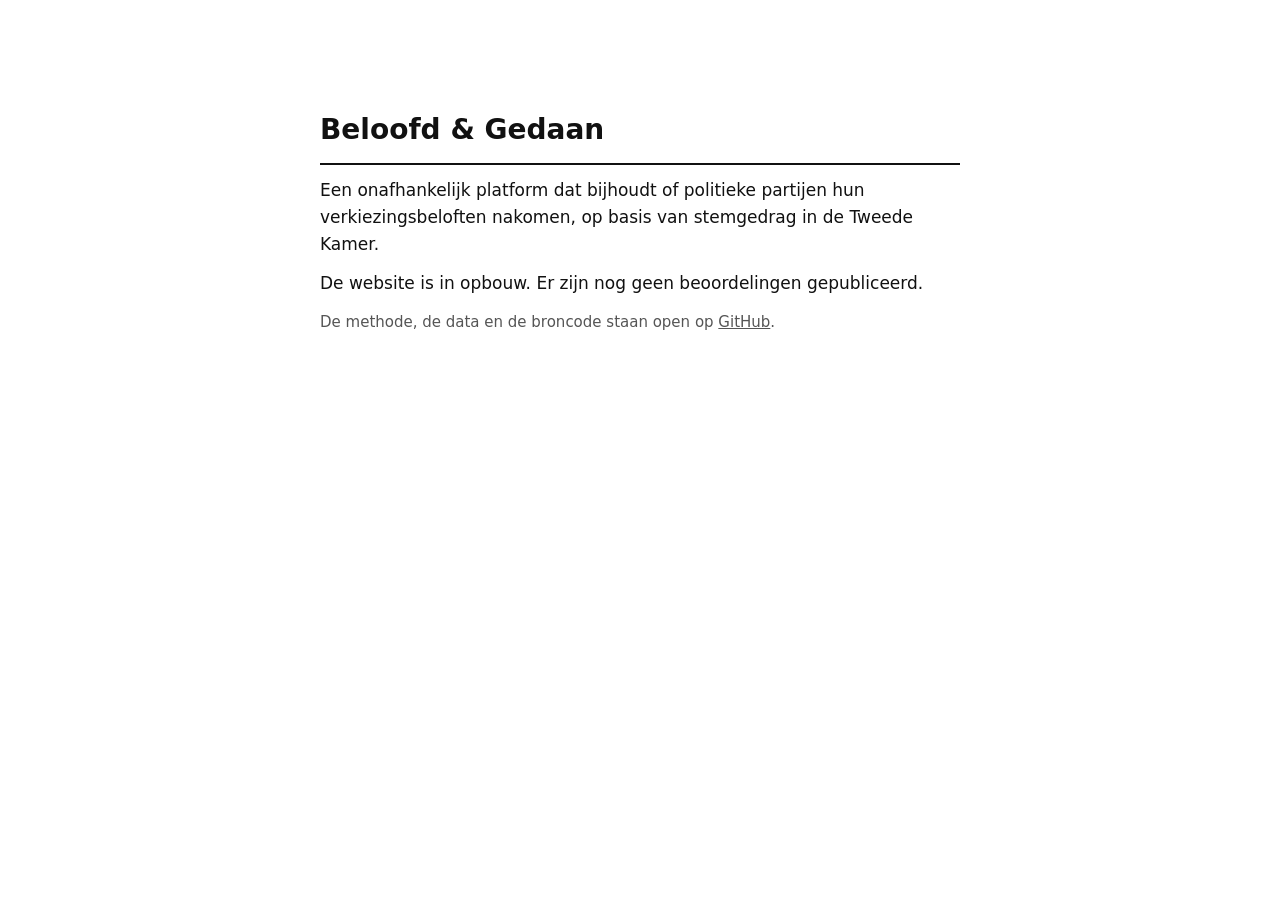
<file: index.html>
<!DOCTYPE html>
<html lang="nl">
<head>
<meta charset="utf-8">
<meta name="viewport" content="width=device-width, initial-scale=1">
<meta name="robots" content="noindex">
<title>Beloofd &amp; Gedaan</title>
<style>
  body { margin: 0; font: 17px/1.6 system-ui, -apple-system, "Segoe UI", sans-serif; color: #111; background: #fff; }
  main { max-width: 640px; margin: 12vh auto; padding: 0 24px; }
  h1 { font-size: 28px; margin: 0 0 8px; border-bottom: 2px solid #111; padding-bottom: 10px; }
  p { margin: 12px 0; }
  .muted { color: #555; font-size: 15px; }
  a { color: inherit; }
</style>
</head>
<body>
<main>
  <h1>Beloofd &amp; Gedaan</h1>
  <p>Een onafhankelijk platform dat bijhoudt of politieke partijen hun verkiezingsbeloften nakomen, op basis van stemgedrag in de Tweede Kamer.</p>
  <p>De website is in opbouw. Er zijn nog geen beoordelingen gepubliceerd.</p>
  <p class="muted">De methode, de data en de broncode staan open op <a href="https://github.com/Kiwis92/PoliTrack">GitHub</a>.</p>
</main>
</body>
</html>
</file>
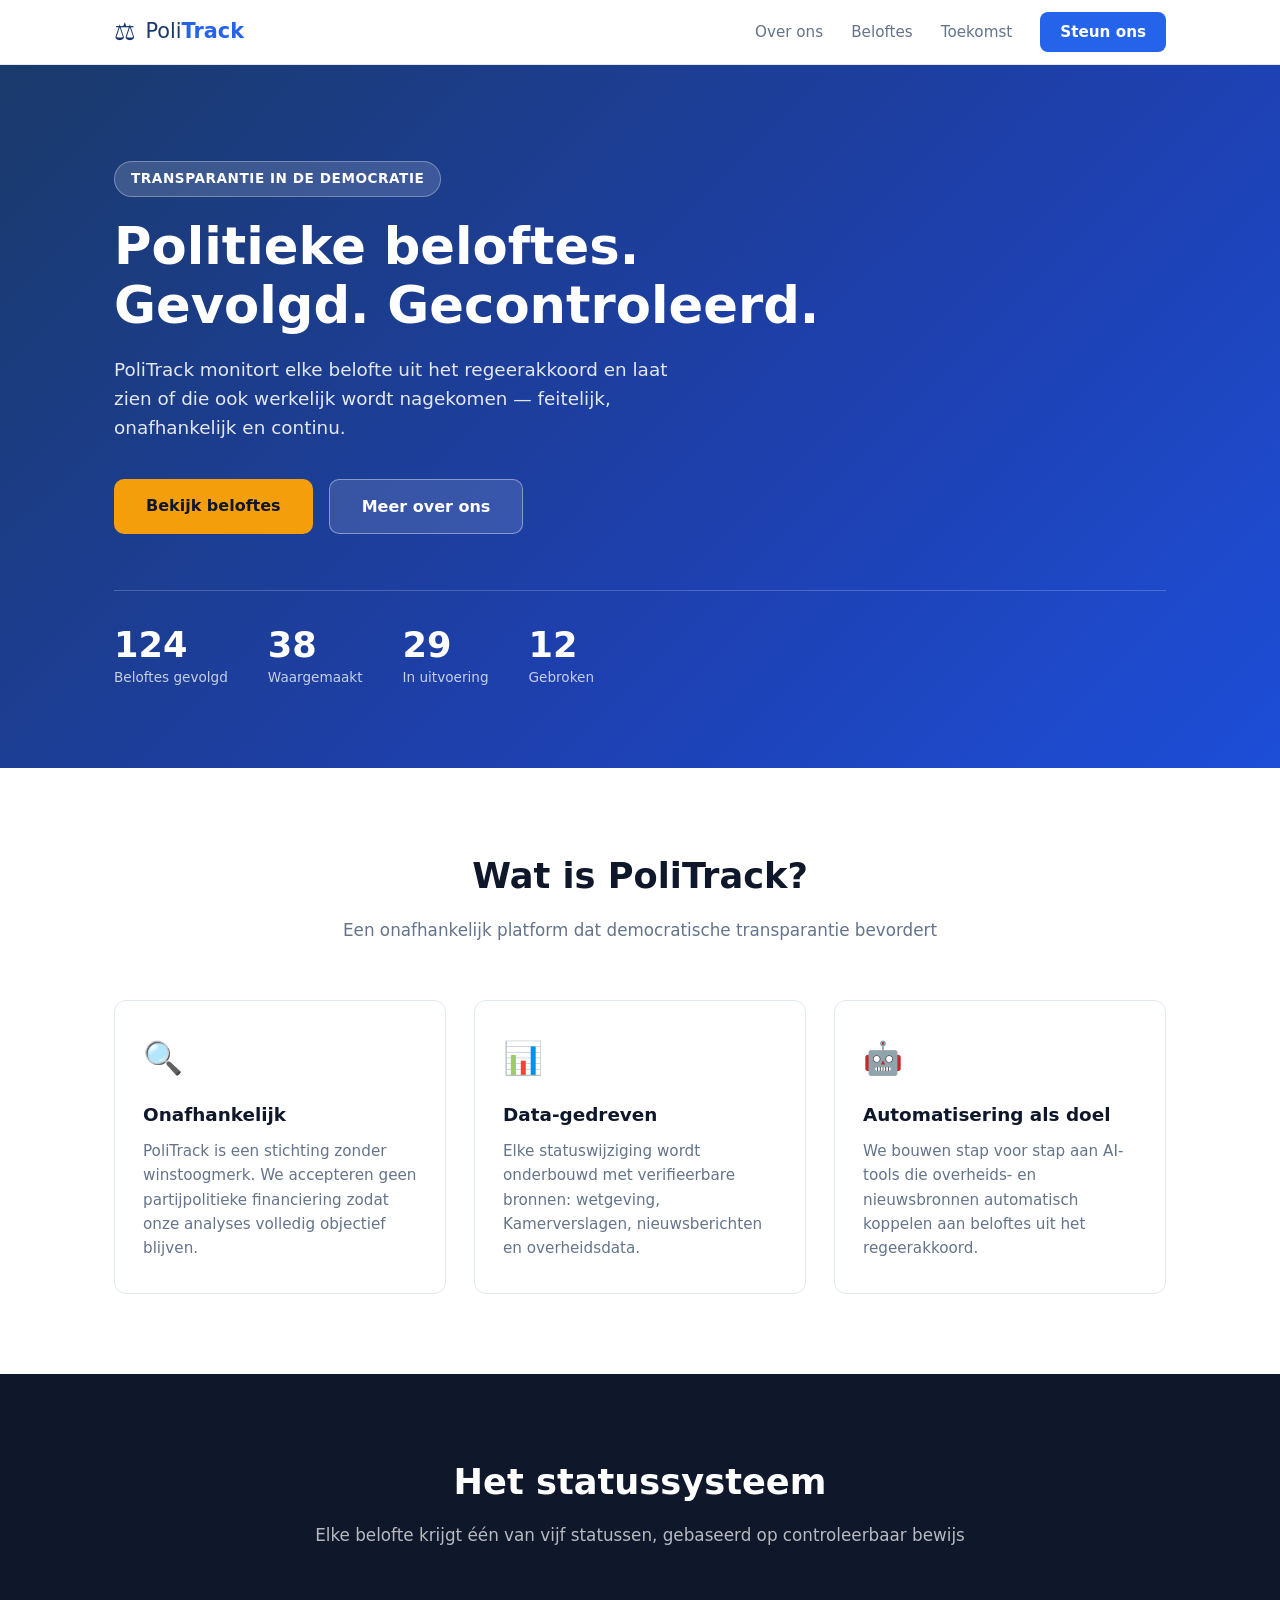
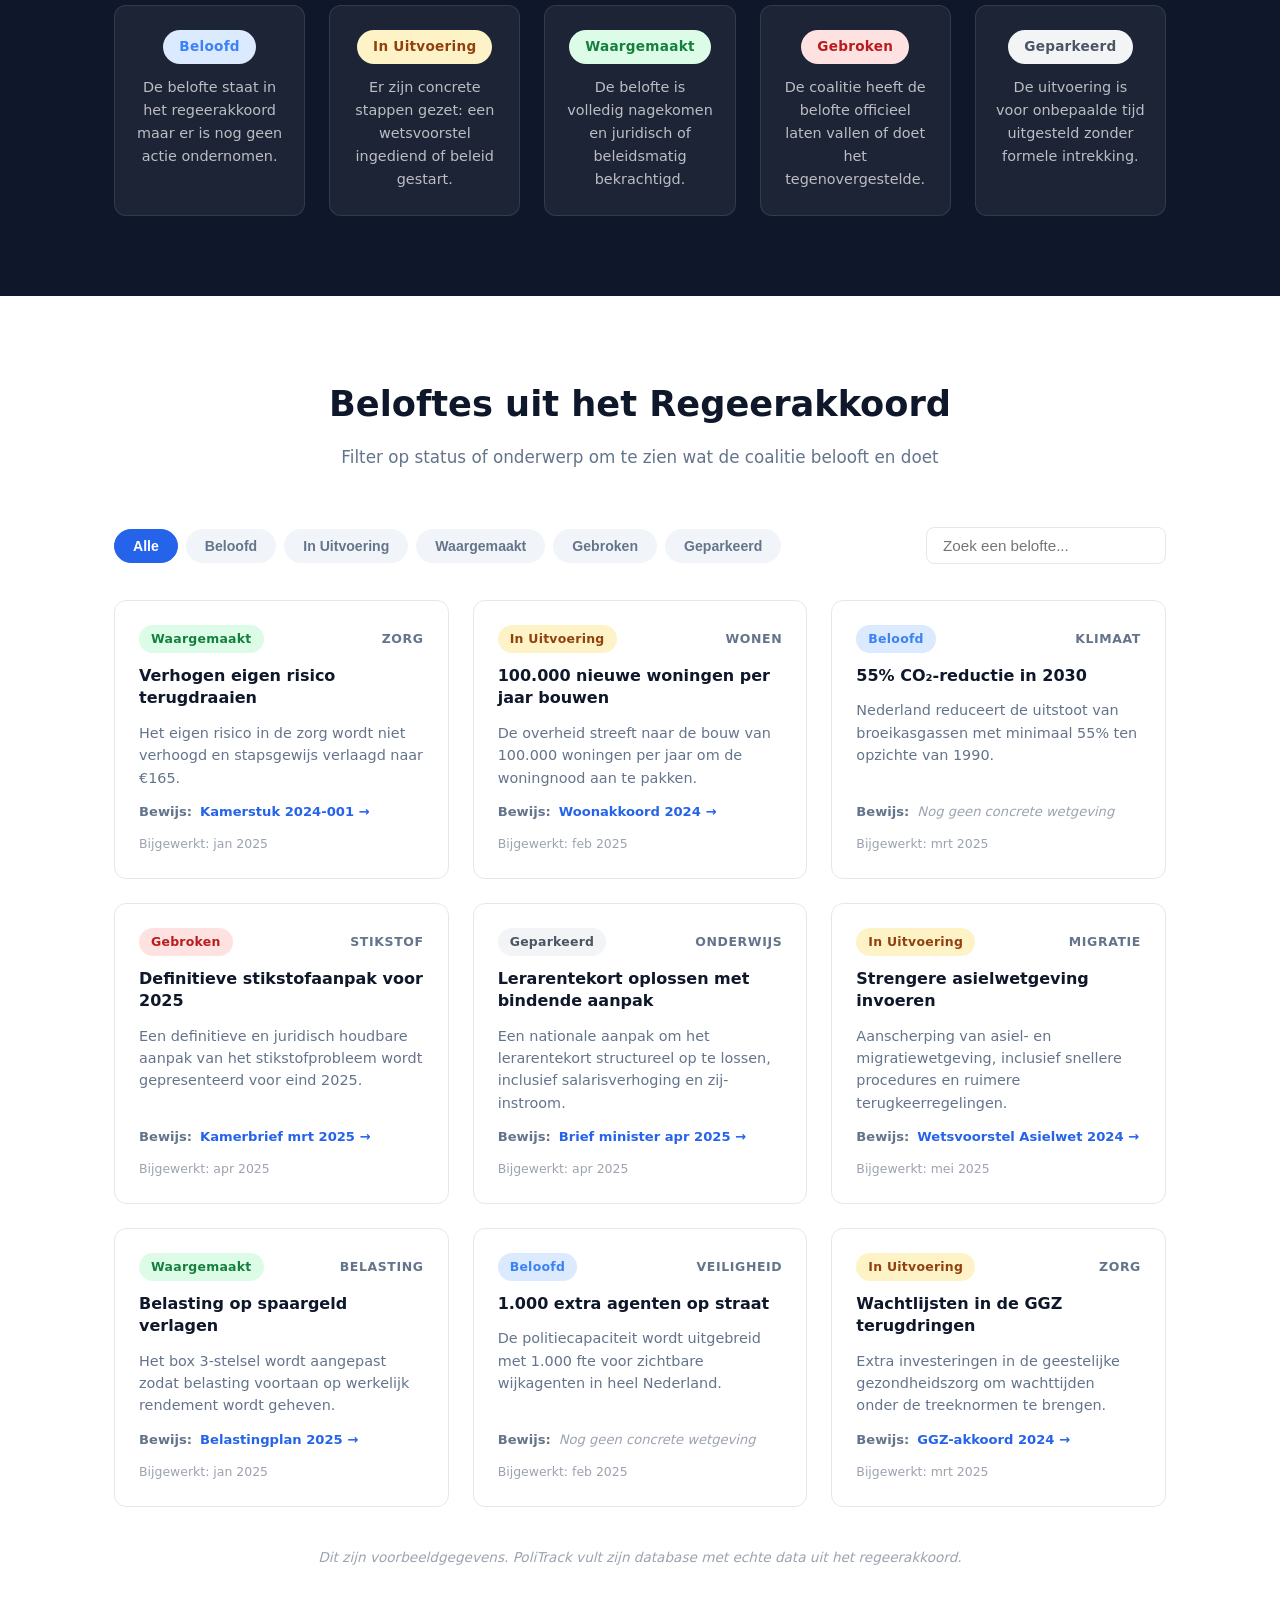
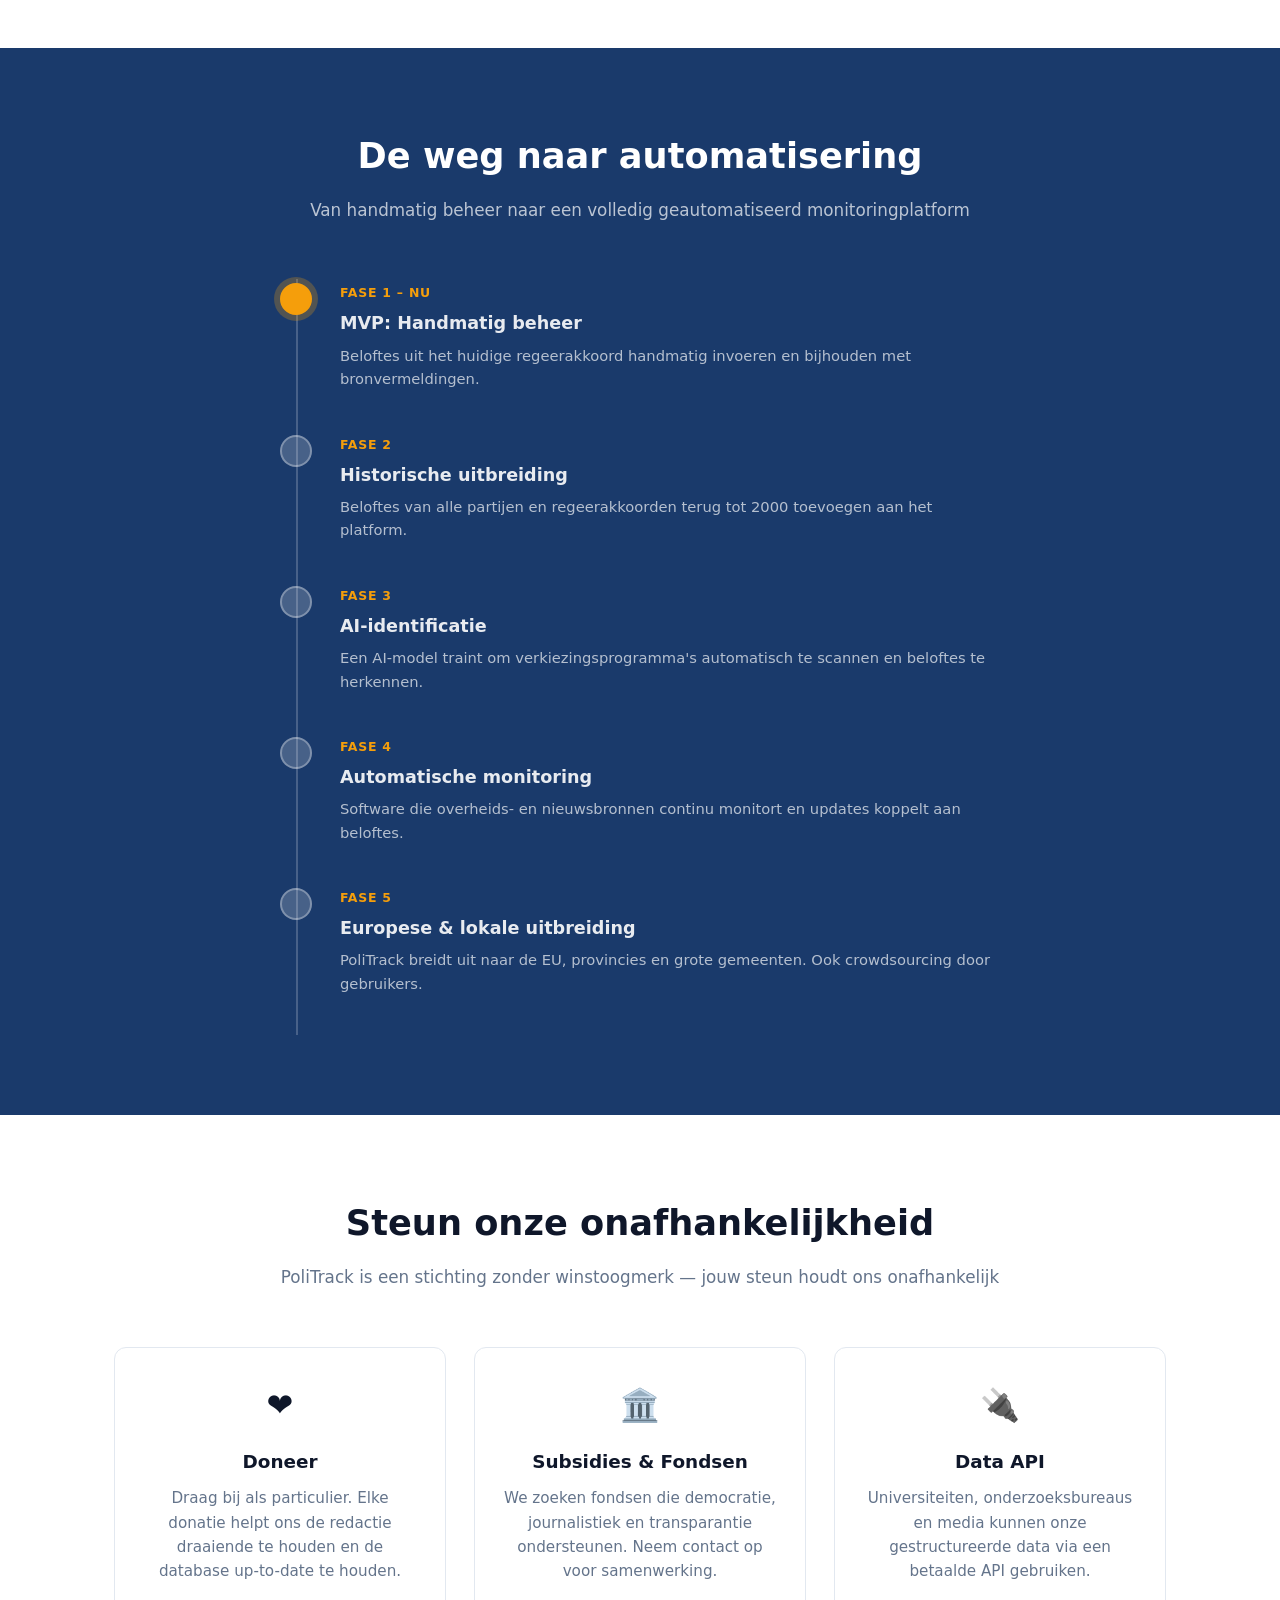
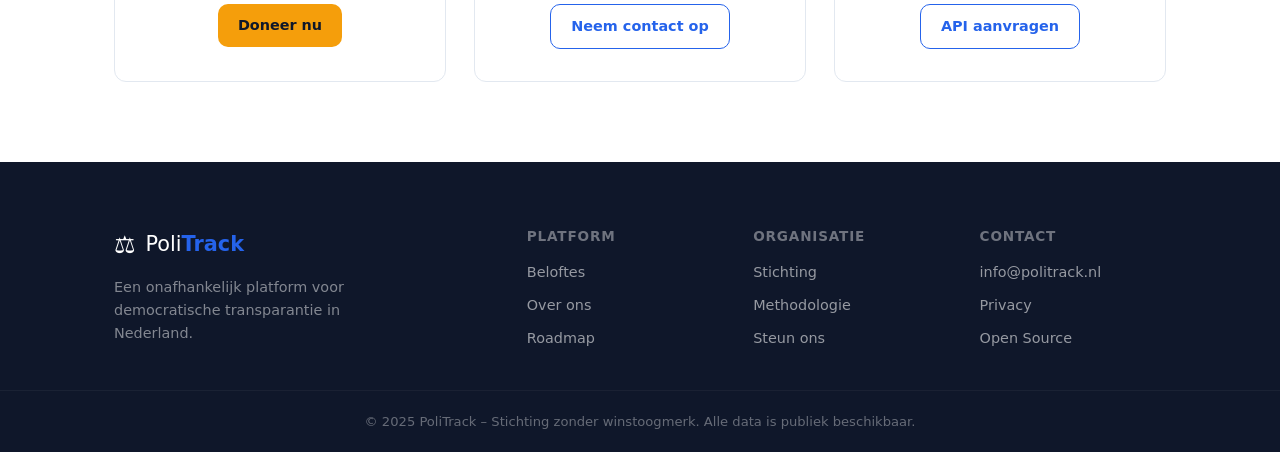
<file: _archief/index.html>
<!DOCTYPE html>
<html lang="nl">
<head>
  <meta charset="UTF-8" />
  <meta name="viewport" content="width=device-width, initial-scale=1.0" />
  <title>PoliTrack – Politieke Beloftes Gevolgd</title>
  <link rel="stylesheet" href="style.css" />
</head>
<body>

  <!-- HEADER -->
  <header>
    <div class="container header-inner">
      <div class="logo">
        <span class="logo-icon">⚖️</span>
        <span class="logo-text">Poli<strong>Track</strong></span>
      </div>
      <nav>
        <a href="#over">Over ons</a>
        <a href="#beloftes">Beloftes</a>
        <a href="#toekomst">Toekomst</a>
        <a href="#steun" class="btn-nav">Steun ons</a>
      </nav>
      <button class="menu-toggle" aria-label="Menu openen">&#9776;</button>
    </div>
  </header>

  <!-- HERO -->
  <section class="hero">
    <div class="container">
      <p class="hero-label">Transparantie in de democratie</p>
      <h1>Politieke beloftes.<br />Gevolgd. Gecontroleerd.</h1>
      <p class="hero-sub">PoliTrack monitort elke belofte uit het regeerakkoord en laat zien of die ook werkelijk wordt nagekomen — feitelijk, onafhankelijk en continu.</p>
      <div class="hero-actions">
        <a href="#beloftes" class="btn-primary">Bekijk beloftes</a>
        <a href="#over" class="btn-secondary">Meer over ons</a>
      </div>
      <div class="hero-stats">
        <div class="stat">
          <span class="stat-number">124</span>
          <span class="stat-label">Beloftes gevolgd</span>
        </div>
        <div class="stat">
          <span class="stat-number">38</span>
          <span class="stat-label">Waargemaakt</span>
        </div>
        <div class="stat">
          <span class="stat-number">29</span>
          <span class="stat-label">In uitvoering</span>
        </div>
        <div class="stat">
          <span class="stat-number">12</span>
          <span class="stat-label">Gebroken</span>
        </div>
      </div>
    </div>
  </section>

  <!-- OVER ONS -->
  <section class="section-light" id="over">
    <div class="container">
      <div class="section-header">
        <h2>Wat is PoliTrack?</h2>
        <p>Een onafhankelijk platform dat democratische transparantie bevordert</p>
      </div>
      <div class="cards-3">
        <div class="card">
          <div class="card-icon">🔍</div>
          <h3>Onafhankelijk</h3>
          <p>PoliTrack is een stichting zonder winstoogmerk. We accepteren geen partijpolitieke financiering zodat onze analyses volledig objectief blijven.</p>
        </div>
        <div class="card">
          <div class="card-icon">📊</div>
          <h3>Data-gedreven</h3>
          <p>Elke statuswijziging wordt onderbouwd met verifieerbare bronnen: wetgeving, Kamerverslagen, nieuwsberichten en overheidsdata.</p>
        </div>
        <div class="card">
          <div class="card-icon">🤖</div>
          <h3>Automatisering als doel</h3>
          <p>We bouwen stap voor stap aan AI-tools die overheids- en nieuwsbronnen automatisch koppelen aan beloftes uit het regeerakkoord.</p>
        </div>
      </div>
    </div>
  </section>

  <!-- STATUS LEGENDA -->
  <section class="section-dark" id="legenda">
    <div class="container">
      <div class="section-header light">
        <h2>Het statussysteem</h2>
        <p>Elke belofte krijgt één van vijf statussen, gebaseerd op controleerbaar bewijs</p>
      </div>
      <div class="status-grid">
        <div class="status-item">
          <span class="badge badge-beloofd">Beloofd</span>
          <p>De belofte staat in het regeerakkoord maar er is nog geen actie ondernomen.</p>
        </div>
        <div class="status-item">
          <span class="badge badge-uitvoering">In Uitvoering</span>
          <p>Er zijn concrete stappen gezet: een wetsvoorstel ingediend of beleid gestart.</p>
        </div>
        <div class="status-item">
          <span class="badge badge-waargemaakt">Waargemaakt</span>
          <p>De belofte is volledig nagekomen en juridisch of beleidsmatig bekrachtigd.</p>
        </div>
        <div class="status-item">
          <span class="badge badge-gebroken">Gebroken</span>
          <p>De coalitie heeft de belofte officieel laten vallen of doet het tegenovergestelde.</p>
        </div>
        <div class="status-item">
          <span class="badge badge-geparkeerd">Geparkeerd</span>
          <p>De uitvoering is voor onbepaalde tijd uitgesteld zonder formele intrekking.</p>
        </div>
      </div>
    </div>
  </section>

  <!-- BELOFTES OVERZICHT -->
  <section class="section-light" id="beloftes">
    <div class="container">
      <div class="section-header">
        <h2>Beloftes uit het Regeerakkoord</h2>
        <p>Filter op status of onderwerp om te zien wat de coalitie belooft en doet</p>
      </div>

      <!-- FILTERS -->
      <div class="filters">
        <div class="filter-status">
          <button class="filter-btn active" data-filter="all">Alle</button>
          <button class="filter-btn" data-filter="beloofd">Beloofd</button>
          <button class="filter-btn" data-filter="uitvoering">In Uitvoering</button>
          <button class="filter-btn" data-filter="waargemaakt">Waargemaakt</button>
          <button class="filter-btn" data-filter="gebroken">Gebroken</button>
          <button class="filter-btn" data-filter="geparkeerd">Geparkeerd</button>
        </div>
        <div class="filter-search">
          <input type="text" id="search" placeholder="Zoek een belofte..." />
        </div>
      </div>

      <!-- BELOFTE KAARTEN -->
      <div class="promises-grid" id="promises-grid">

        <div class="promise-card" data-status="waargemaakt" data-category="zorg">
          <div class="promise-header">
            <span class="badge badge-waargemaakt">Waargemaakt</span>
            <span class="promise-category">Zorg</span>
          </div>
          <h4>Verhogen eigen risico terugdraaien</h4>
          <p>Het eigen risico in de zorg wordt niet verhoogd en stapsgewijs verlaagd naar €165.</p>
          <div class="promise-evidence">
            <span class="evidence-label">Bewijs:</span>
            <a href="#" class="evidence-link">Kamerstuk 2024-001 →</a>
          </div>
          <div class="promise-date">Bijgewerkt: jan 2025</div>
        </div>

        <div class="promise-card" data-status="uitvoering" data-category="wonen">
          <div class="promise-header">
            <span class="badge badge-uitvoering">In Uitvoering</span>
            <span class="promise-category">Wonen</span>
          </div>
          <h4>100.000 nieuwe woningen per jaar bouwen</h4>
          <p>De overheid streeft naar de bouw van 100.000 woningen per jaar om de woningnood aan te pakken.</p>
          <div class="promise-evidence">
            <span class="evidence-label">Bewijs:</span>
            <a href="#" class="evidence-link">Woonakkoord 2024 →</a>
          </div>
          <div class="promise-date">Bijgewerkt: feb 2025</div>
        </div>

        <div class="promise-card" data-status="beloofd" data-category="klimaat">
          <div class="promise-header">
            <span class="badge badge-beloofd">Beloofd</span>
            <span class="promise-category">Klimaat</span>
          </div>
          <h4>55% CO₂-reductie in 2030</h4>
          <p>Nederland reduceert de uitstoot van broeikasgassen met minimaal 55% ten opzichte van 1990.</p>
          <div class="promise-evidence">
            <span class="evidence-label">Bewijs:</span>
            <span class="evidence-none">Nog geen concrete wetgeving</span>
          </div>
          <div class="promise-date">Bijgewerkt: mrt 2025</div>
        </div>

        <div class="promise-card" data-status="gebroken" data-category="stikstof">
          <div class="promise-header">
            <span class="badge badge-gebroken">Gebroken</span>
            <span class="promise-category">Stikstof</span>
          </div>
          <h4>Definitieve stikstofaanpak voor 2025</h4>
          <p>Een definitieve en juridisch houdbare aanpak van het stikstofprobleem wordt gepresenteerd voor eind 2025.</p>
          <div class="promise-evidence">
            <span class="evidence-label">Bewijs:</span>
            <a href="#" class="evidence-link">Kamerbrief mrt 2025 →</a>
          </div>
          <div class="promise-date">Bijgewerkt: apr 2025</div>
        </div>

        <div class="promise-card" data-status="geparkeerd" data-category="onderwijs">
          <div class="promise-header">
            <span class="badge badge-geparkeerd">Geparkeerd</span>
            <span class="promise-category">Onderwijs</span>
          </div>
          <h4>Lerarentekort oplossen met bindende aanpak</h4>
          <p>Een nationale aanpak om het lerarentekort structureel op te lossen, inclusief salarisverhoging en zij-instroom.</p>
          <div class="promise-evidence">
            <span class="evidence-label">Bewijs:</span>
            <a href="#" class="evidence-link">Brief minister apr 2025 →</a>
          </div>
          <div class="promise-date">Bijgewerkt: apr 2025</div>
        </div>

        <div class="promise-card" data-status="uitvoering" data-category="migratie">
          <div class="promise-header">
            <span class="badge badge-uitvoering">In Uitvoering</span>
            <span class="promise-category">Migratie</span>
          </div>
          <h4>Strengere asielwetgeving invoeren</h4>
          <p>Aanscherping van asiel- en migratiewetgeving, inclusief snellere procedures en ruimere terugkeerregelingen.</p>
          <div class="promise-evidence">
            <span class="evidence-label">Bewijs:</span>
            <a href="#" class="evidence-link">Wetsvoorstel Asielwet 2024 →</a>
          </div>
          <div class="promise-date">Bijgewerkt: mei 2025</div>
        </div>

        <div class="promise-card" data-status="waargemaakt" data-category="belasting">
          <div class="promise-header">
            <span class="badge badge-waargemaakt">Waargemaakt</span>
            <span class="promise-category">Belasting</span>
          </div>
          <h4>Belasting op spaargeld verlagen</h4>
          <p>Het box 3-stelsel wordt aangepast zodat belasting voortaan op werkelijk rendement wordt geheven.</p>
          <div class="promise-evidence">
            <span class="evidence-label">Bewijs:</span>
            <a href="#" class="evidence-link">Belastingplan 2025 →</a>
          </div>
          <div class="promise-date">Bijgewerkt: jan 2025</div>
        </div>

        <div class="promise-card" data-status="beloofd" data-category="veiligheid">
          <div class="promise-header">
            <span class="badge badge-beloofd">Beloofd</span>
            <span class="promise-category">Veiligheid</span>
          </div>
          <h4>1.000 extra agenten op straat</h4>
          <p>De politiecapaciteit wordt uitgebreid met 1.000 fte voor zichtbare wijkagenten in heel Nederland.</p>
          <div class="promise-evidence">
            <span class="evidence-label">Bewijs:</span>
            <span class="evidence-none">Nog geen concrete wetgeving</span>
          </div>
          <div class="promise-date">Bijgewerkt: feb 2025</div>
        </div>

        <div class="promise-card" data-status="uitvoering" data-category="zorg">
          <div class="promise-header">
            <span class="badge badge-uitvoering">In Uitvoering</span>
            <span class="promise-category">Zorg</span>
          </div>
          <h4>Wachtlijsten in de GGZ terugdringen</h4>
          <p>Extra investeringen in de geestelijke gezondheidszorg om wachttijden onder de treeknormen te brengen.</p>
          <div class="promise-evidence">
            <span class="evidence-label">Bewijs:</span>
            <a href="#" class="evidence-link">GGZ-akkoord 2024 →</a>
          </div>
          <div class="promise-date">Bijgewerkt: mrt 2025</div>
        </div>

      </div>

      <div class="no-results hidden" id="no-results">
        <p>Geen beloftes gevonden met deze filters.</p>
      </div>

      <div class="load-more">
        <p class="disclaimer">Dit zijn voorbeeldgegevens. PoliTrack vult zijn database met echte data uit het regeerakkoord.</p>
      </div>
    </div>
  </section>

  <!-- TOEKOMST -->
  <section class="section-accent" id="toekomst">
    <div class="container">
      <div class="section-header light">
        <h2>De weg naar automatisering</h2>
        <p>Van handmatig beheer naar een volledig geautomatiseerd monitoringplatform</p>
      </div>
      <div class="timeline">
        <div class="timeline-item active">
          <div class="timeline-dot"></div>
          <div class="timeline-content">
            <span class="timeline-phase">Fase 1 – Nu</span>
            <h3>MVP: Handmatig beheer</h3>
            <p>Beloftes uit het huidige regeerakkoord handmatig invoeren en bijhouden met bronvermeldingen.</p>
          </div>
        </div>
        <div class="timeline-item">
          <div class="timeline-dot"></div>
          <div class="timeline-content">
            <span class="timeline-phase">Fase 2</span>
            <h3>Historische uitbreiding</h3>
            <p>Beloftes van alle partijen en regeerakkoorden terug tot 2000 toevoegen aan het platform.</p>
          </div>
        </div>
        <div class="timeline-item">
          <div class="timeline-dot"></div>
          <div class="timeline-content">
            <span class="timeline-phase">Fase 3</span>
            <h3>AI-identificatie</h3>
            <p>Een AI-model traint om verkiezingsprogramma's automatisch te scannen en beloftes te herkennen.</p>
          </div>
        </div>
        <div class="timeline-item">
          <div class="timeline-dot"></div>
          <div class="timeline-content">
            <span class="timeline-phase">Fase 4</span>
            <h3>Automatische monitoring</h3>
            <p>Software die overheids- en nieuwsbronnen continu monitort en updates koppelt aan beloftes.</p>
          </div>
        </div>
        <div class="timeline-item">
          <div class="timeline-dot"></div>
          <div class="timeline-content">
            <span class="timeline-phase">Fase 5</span>
            <h3>Europese & lokale uitbreiding</h3>
            <p>PoliTrack breidt uit naar de EU, provincies en grote gemeenten. Ook crowdsourcing door gebruikers.</p>
          </div>
        </div>
      </div>
    </div>
  </section>

  <!-- STEUN ONS -->
  <section class="section-light" id="steun">
    <div class="container">
      <div class="section-header">
        <h2>Steun onze onafhankelijkheid</h2>
        <p>PoliTrack is een stichting zonder winstoogmerk — jouw steun houdt ons onafhankelijk</p>
      </div>
      <div class="cards-3">
        <div class="card card-support">
          <div class="card-icon">❤️</div>
          <h3>Doneer</h3>
          <p>Draag bij als particulier. Elke donatie helpt ons de redactie draaiende te houden en de database up-to-date te houden.</p>
          <a href="#" class="btn-primary btn-small">Doneer nu</a>
        </div>
        <div class="card card-support">
          <div class="card-icon">🏛️</div>
          <h3>Subsidies & Fondsen</h3>
          <p>We zoeken fondsen die democratie, journalistiek en transparantie ondersteunen. Neem contact op voor samenwerking.</p>
          <a href="#" class="btn-secondary btn-small">Neem contact op</a>
        </div>
        <div class="card card-support">
          <div class="card-icon">🔌</div>
          <h3>Data API</h3>
          <p>Universiteiten, onderzoeksbureaus en media kunnen onze gestructureerde data via een betaalde API gebruiken.</p>
          <a href="#" class="btn-secondary btn-small">API aanvragen</a>
        </div>
      </div>
    </div>
  </section>

  <!-- FOOTER -->
  <footer>
    <div class="container footer-inner">
      <div class="footer-brand">
        <div class="logo">
          <span class="logo-icon">⚖️</span>
          <span class="logo-text">Poli<strong>Track</strong></span>
        </div>
        <p>Een onafhankelijk platform voor democratische transparantie in Nederland.</p>
      </div>
      <div class="footer-links">
        <h4>Platform</h4>
        <a href="#beloftes">Beloftes</a>
        <a href="#over">Over ons</a>
        <a href="#toekomst">Roadmap</a>
      </div>
      <div class="footer-links">
        <h4>Organisatie</h4>
        <a href="#">Stichting</a>
        <a href="#">Methodologie</a>
        <a href="#steun">Steun ons</a>
      </div>
      <div class="footer-links">
        <h4>Contact</h4>
        <a href="mailto:info@politrack.nl">info@politrack.nl</a>
        <a href="#">Privacy</a>
        <a href="#">Open Source</a>
      </div>
    </div>
    <div class="footer-bottom">
      <p>© 2025 PoliTrack – Stichting zonder winstoogmerk. Alle data is publiek beschikbaar.</p>
    </div>
  </footer>

  <script src="script.js"></script>
</body>
</html>
</file>
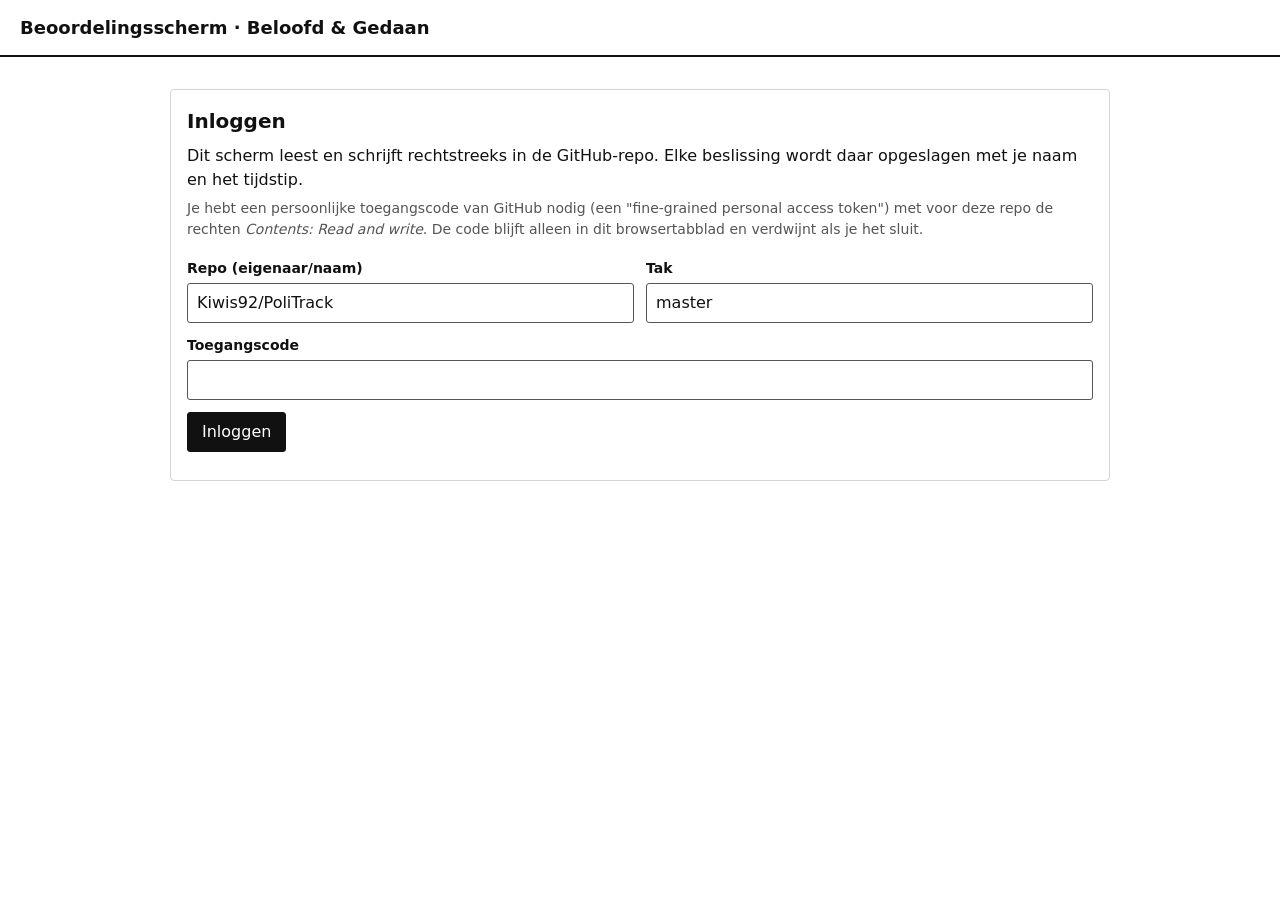
<file: beoordelen/index.html>
<!DOCTYPE html>
<html lang="nl">
<head>
<meta charset="utf-8">
<meta name="viewport" content="width=device-width, initial-scale=1">
<meta name="robots" content="noindex">
<title>Beoordelingsscherm · Beloofd &amp; Gedaan</title>
<style>
  :root {
    --ink: #111; --mid: #555; --line: #d4d4d4; --soft: #f4f4f4; --paper: #fff;
    --ok: #1f7a3d; --warn: #a66a00; --bad: #b3261e; --open: #2b5fa8;
  }
  * { box-sizing: border-box; }
  body { margin: 0; font: 16px/1.5 system-ui, -apple-system, "Segoe UI", sans-serif; color: var(--ink); background: var(--paper); }
  header { border-bottom: 2px solid var(--ink); padding: 14px 20px; display: flex; flex-wrap: wrap; gap: 12px; align-items: center; justify-content: space-between; }
  header h1 { font-size: 18px; margin: 0; }
  main { max-width: 980px; margin: 0 auto; padding: 20px; }
  h2 { font-size: 20px; margin: 24px 0 8px; }
  h3 { font-size: 16px; margin: 16px 0 6px; }
  p { margin: 6px 0; }
  .muted { color: var(--mid); font-size: 14px; }
  button, select, input, textarea { font: inherit; color: inherit; }
  button { border: 1px solid var(--ink); background: var(--paper); padding: 7px 14px; cursor: pointer; border-radius: 3px; }
  button.primary { background: var(--ink); color: var(--paper); }
  button:disabled { opacity: .4; cursor: default; }
  button:focus-visible, select:focus-visible, input:focus-visible, textarea:focus-visible { outline: 3px solid var(--open); outline-offset: 1px; }
  input[type=text], input[type=password], input[type=url], select, textarea { border: 1px solid var(--mid); padding: 7px 9px; border-radius: 3px; background: var(--paper); width: 100%; }
  textarea { min-height: 70px; }
  label { display: block; font-size: 14px; font-weight: 600; margin: 12px 0 4px; }
  label.inline { display: inline-flex; gap: 6px; align-items: center; font-weight: 400; margin: 4px 16px 4px 0; font-size: 15px; }
  .card { border: 1px solid var(--line); border-radius: 4px; padding: 16px; margin: 12px 0; }
  .card.spec { background: var(--soft); }
  nav.tabs { display: flex; gap: 4px; flex-wrap: wrap; border-bottom: 1px solid var(--ink); margin-top: 18px; }
  nav.tabs button { border-bottom: none; border-radius: 3px 3px 0 0; }
  nav.tabs button[aria-selected=true] { background: var(--ink); color: var(--paper); }
  .tag { display: inline-block; border: 1px solid var(--mid); border-radius: 3px; padding: 0 7px; font-size: 13px; margin-right: 6px; }
  .st-ok { color: var(--ok); border-color: var(--ok); }
  .st-warn { color: var(--warn); border-color: var(--warn); }
  .st-bad { color: var(--bad); border-color: var(--bad); }
  .st-open { color: var(--open); border-color: var(--open); }
  table { border-collapse: collapse; width: 100%; font-size: 14px; }
  th, td { text-align: left; padding: 6px 8px; border-bottom: 1px solid var(--line); vertical-align: top; }
  .bar { display: flex; gap: 10px; align-items: center; flex-wrap: wrap; margin: 12px 0; }
  #melding { position: sticky; top: 0; padding: 8px 20px; display: none; z-index: 2; color: var(--paper); }
  #melding.fout { display: block; background: var(--bad); }
  #melding.goed { display: block; background: var(--ok); }
  .twee { display: grid; grid-template-columns: 1fr 1fr; gap: 12px; }
  @media (max-width: 640px) { .twee { grid-template-columns: 1fr; } }
  dl { margin: 0; } dt { font-size: 13px; color: var(--mid); margin-top: 8px; } dd { margin: 0; }
  a { color: inherit; }
</style>
</head>
<body>
<div id="melding" role="status" aria-live="polite"></div>
<header>
  <h1>Beoordelingsscherm · Beloofd &amp; Gedaan</h1>
  <div id="wie" class="muted"></div>
</header>
<main>
  <section id="inlog" class="card">
    <h2 style="margin-top:0">Inloggen</h2>
    <p>Dit scherm leest en schrijft rechtstreeks in de GitHub-repo. Elke beslissing wordt daar opgeslagen met je naam en het tijdstip.</p>
    <p class="muted">Je hebt een persoonlijke toegangscode van GitHub nodig (een "fine-grained personal access token") met voor deze repo de rechten <em>Contents: Read and write</em>. De code blijft alleen in dit browsertabblad en verdwijnt als je het sluit.</p>
    <div class="twee">
      <div><label for="repo">Repo (eigenaar/naam)</label><input type="text" id="repo" autocomplete="off"></div>
      <div><label for="tak">Tak</label><input type="text" id="tak" value="master" autocomplete="off"></div>
    </div>
    <label for="token">Toegangscode</label>
    <input type="password" id="token" autocomplete="off">
    <div class="bar"><button class="primary" id="login">Inloggen</button></div>
  </section>

  <section id="app" hidden>
    <label for="belofte">Belofte</label>
    <select id="belofte"></select>
    <div id="spec" class="card spec"></div>
    <nav class="tabs" role="tablist">
      <button role="tab" data-tab="coderen" aria-selected="true">Coderen</button>
      <button role="tab" data-tab="verschillen" aria-selected="false">Verschillen</button>
      <button role="tab" data-tab="resultaat" aria-selected="false">Resultaat</button>
      <button role="tab" data-tab="overzicht" aria-selected="false">Overzicht</button>
    </nav>
    <div id="paneel"></div>
  </section>
</main>

<script>
"use strict";
// ---------- kleine hulpjes ----------
const $ = (id) => document.getElementById(id);
function el(tag, attrs, ...kinderen) {
  const e = document.createElement(tag);
  for (const [k, v] of Object.entries(attrs || {})) {
    if (k === "class") e.className = v;
    else if (k.startsWith("on")) e.addEventListener(k.slice(2), v);
    else if (v === true) e.setAttribute(k, "");
    else if (v !== false && v != null) e.setAttribute(k, v);
  }
  for (const k of kinderen.flat()) if (k != null) e.append(k.nodeType ? k : document.createTextNode(String(k)));
  return e;
}
function meld(tekst, soort) {
  const m = $("melding"); m.textContent = tekst; m.className = soort || "";
  if (soort === "goed") setTimeout(() => { if (m.textContent === tekst) m.className = ""; }, 4000);
}
const REDENEN = { U1: "U1 · procedureel", U2: "U2 · vervangen door gewijzigde versie", U3: "U3 · richting niet codeerbaar", U4: "U4 · belofte is bijzaak in pakket" };
const RICHTING = { voor_belofte: "Stem vóór de zaak = vóór de belofte", tegen_belofte: "Stem vóór de zaak = tegen de belofte" };
const OORDELEN = { gerealiseerd: "Gerealiseerd", deels_gerealiseerd: "Deels gerealiseerd", niet_gerealiseerd: "Niet gerealiseerd", loopt_nog: "Loopt nog", niet_toetsbaar: "Niet toetsbaar" };
const VLAGGEN = { in_gang: "In gang (wetstraject loopt)", zonder_steun_partij: "Gerealiseerd zonder steun van de partij", externe_omstandigheid: "Externe omstandigheid" };
function categorie(c) {
  if (!c) return null;
  if (c.opname === false) return "uitsluiten";
  if (c.opname === true && (c.richting_voorstem === "voor_belofte" || c.richting_voorstem === "tegen_belofte")) return c.richting_voorstem;
  return null;
}
function beschrijf(c) {
  if (!c) return "geen codering";
  if (c.opname === false) return "Uitsluiten (" + (c.reden_code || "geen code") + ")";
  return "Opnemen · " + (RICHTING[c.richting_voorstem] || "?") + " · directheid " + (c.directheid ?? 1) + (c.onderzoeksmotie ? " · onderzoeksmotie" : "");
}

// ---------- GitHub ----------
const S = { token: null, repo: null, tak: "master", ik: null, belofte: null, tab: "coderen", data: null, wacht: {}, wachtBeslis: {} };
async function gh(pad, opties) {
  const r = await fetch("https://api.github.com" + pad, {
    ...opties,
    headers: { Authorization: "Bearer " + S.token, Accept: "application/vnd.github+json", "X-GitHub-Api-Version": "2022-11-28", ...(opties && opties.headers) },
  });
  return r;
}
const inhoudPad = (pad) => "/repos/" + S.repo + "/contents/" + pad.split("/").map(encodeURIComponent).join("/");
async function leesJson(pad, standaard) {
  const r = await gh(inhoudPad(pad) + "?ref=" + encodeURIComponent(S.tak), { headers: { Accept: "application/vnd.github.raw+json" }, cache: "no-store" });
  if (r.status === 404) return standaard;
  if (!r.ok) throw new Error("Lezen van " + pad + " mislukt (" + r.status + ")");
  return JSON.parse(await r.text());
}
async function lijst(pad) {
  const r = await gh(inhoudPad(pad) + "?ref=" + encodeURIComponent(S.tak), { cache: "no-store" });
  if (r.status === 404) return [];
  if (!r.ok) throw new Error("Lezen van map " + pad + " mislukt (" + r.status + ")");
  return await r.json();
}
function naarBase64(tekst) {
  const bytes = new TextEncoder().encode(tekst); let s = "";
  for (const b of bytes) s += String.fromCharCode(b);
  return btoa(s);
}
// Leest de nieuwste versie, laat `wijzig` die aanpassen en schrijft terug. Zo gaat werk van een ander niet verloren.
async function werkBij(pad, standaard, wijzig, bericht) {
  for (let poging = 0; poging < 3; poging++) {
    const r = await gh(inhoudPad(pad) + "?ref=" + encodeURIComponent(S.tak), { cache: "no-store" });
    let sha, huidig = standaard;
    if (r.ok) {
      const j = await r.json(); sha = j.sha;
      const bin = atob(j.content.replace(/\n/g, ""));
      huidig = JSON.parse(new TextDecoder().decode(Uint8Array.from(bin, (c) => c.charCodeAt(0))));
    } else if (r.status !== 404) throw new Error("Lezen van " + pad + " mislukt (" + r.status + ")");
    const nieuw = wijzig(huidig);
    const w = await gh(inhoudPad(pad), { method: "PUT", body: JSON.stringify({ message: bericht, content: naarBase64(JSON.stringify(nieuw, null, 1) + "\n"), branch: S.tak, sha }) });
    if (w.ok) return nieuw;
    if (w.status !== 409 && w.status !== 422) throw new Error("Opslaan van " + pad + " mislukt (" + w.status + "). Heeft je toegangscode schrijfrechten?");
  }
  throw new Error("Opslaan van " + pad + " mislukt: het bestand werd steeds tegelijk door iemand anders gewijzigd.");
}

// ---------- inloggen ----------
(function vulRepo() {
  const m = location.hostname.match(/^([^.]+)\.github\.io$/); const deel = location.pathname.split("/").filter(Boolean)[0];
  $("repo").value = m && deel ? m[1] + "/" + deel : "Kiwis92/PoliTrack";
})();
$("login").addEventListener("click", async () => {
  S.token = $("token").value.trim(); S.repo = $("repo").value.trim(); S.tak = $("tak").value.trim() || "master";
  if (!S.token || !/^[\w.-]+\/[\w.-]+$/.test(S.repo)) return meld("Vul de repo en je toegangscode in.", "fout");
  try {
    const r = await gh("/user");
    if (!r.ok) throw new Error("De toegangscode is niet geldig (" + r.status + ").");
    S.ik = (await r.json()).login;
    const beloften = (await lijst("beloften")).filter((f) => f.name.endsWith(".json") && !f.name.startsWith("_"));
    $("token").value = "";
    $("wie").textContent = "Ingelogd als " + S.ik + " · " + S.repo;
    $("inlog").hidden = true; $("app").hidden = false;
    const sel = $("belofte"); sel.replaceChildren();
    for (const f of beloften) sel.append(el("option", { value: f.name.slice(0, -5) }, f.name.slice(0, -5)));
    if (!beloften.length) { $("spec").textContent = "Er staan nog geen beloften in de map beloften/."; return; }
    meld("", ""); await kiesBelofte(sel.value);
  } catch (e) { meld(e.message, "fout"); }
});
$("belofte").addEventListener("change", (e) => {
  if (aantalWacht() && !confirm("Je hebt niet-opgeslagen beslissingen. Toch wisselen?")) { e.target.value = S.belofte; return; }
  kiesBelofte(e.target.value).catch((f) => meld(f.message, "fout"));
});
for (const b of document.querySelectorAll("nav.tabs button")) b.addEventListener("click", () => { S.tab = b.dataset.tab; teken(); });
window.addEventListener("beforeunload", (e) => { if (aantalWacht()) e.preventDefault(); });
const aantalWacht = () => Object.keys(S.wacht).length + Object.keys(S.wachtBeslis).length;

// ---------- data van één belofte ----------
async function kiesBelofte(id) {
  S.belofte = id; S.wacht = {}; S.wachtBeslis = {};
  $("paneel").textContent = "Laden…";
  const map = "beoordelingen/" + id;
  const [belofte, kand, score, sugg, resultaat, bestanden, rij, betrouwbaarheid] = await Promise.all([
    leesJson("beloften/" + id + ".json", {}), leesJson("data/kandidaten/" + id + ".json", { kandidaten: [], selectie: {} }),
    leesJson("data/scores/" + id + ".json", null), leesJson("data/resultaat_suggesties/" + id + ".json", null),
    leesJson("resultaten/" + id + ".json", null), lijst(map), leesJson("data/beoordelingsrij.json", []), leesJson("data/betrouwbaarheid.json", null),
  ]);
  const coderingen = {};
  await Promise.all(bestanden.filter((f) => /^codering-.+\.json$/.test(f.name)).map(async (f) => {
    const j = await leesJson(map + "/" + f.name, {}); coderingen[j.codeur || f.name.slice(9, -5)] = j.coderingen || {};
  }));
  const beslissingen = await leesJson(map + "/beslissingen.json", {});
  S.data = { belofte, kandidaten: kand.kandidaten || [], selectie: kand.selectie || {}, score, sugg, resultaat, coderingen, beslissingen, rij, betrouwbaarheid };
  tekenSpec(); teken();
}
function tekenSpec() {
  const b = S.data.belofte, s = $("spec"); s.replaceChildren();
  s.append(el("strong", {}, (b.partij || "") + " · " + (b.verkiezingsjaar || "")),
    el("dl", {},
      el("dt", {}, "Citaat"), el("dd", {}, b.citaat ? "“" + b.citaat + "”" : "—"),
      el("dt", {}, "Doel"), el("dd", {}, b.doel || "—"),
      el("dt", {}, "Richting"), el("dd", {}, b.richting || "—"),
      el("dt", {}, "Kernelementen"), el("dd", {}, (b.kernelementen || []).join(" · ") || "—"),
      el("dt", {}, "Horizon"), el("dd", {}, b.horizon || "—"),
      el("dt", {}, "Rechtsstatelijke toets"), el("dd", {}, toetsRegel(b.rechtsstatelijke_toets))));
}
const TOETS = { strijdig_grondwet: ["In strijd met de Grondwet", "st-bad"], strijdig_verdrag_of_eu: ["In strijd met verdragen of EU-recht", "st-bad"], spanning: ["Juridisch omstreden", "st-warn"], geen_bezwaar: ["Geen juridisch bezwaar", "st-ok"], nog_niet_getoetst: ["Nog niet getoetst", "st-open"] };
function toetsRegel(t) {
  const [tekst, kleur] = TOETS[(t && t.oordeel) || "nog_niet_getoetst"] || TOETS.nog_niet_getoetst;
  const bronnen = (t && t.bronnen) || [];
  return el("span", {}, el("span", { class: "tag " + kleur }, tekst), t && t.label_publiek ? " " + t.label_publiek : "",
    bronnen.length ? el("span", { class: "muted" }, " · ", ...bronnen.flatMap((b, i) => [i ? ", " : "", el("a", { href: b.url, target: "_blank", rel: "noopener" }, "bron " + (i + 1))])) : "");
}
function teken() {
  for (const b of document.querySelectorAll("nav.tabs button")) b.setAttribute("aria-selected", String(b.dataset.tab === S.tab));
  const p = $("paneel"); p.replaceChildren();
  ({ coderen: tekenCoderen, verschillen: tekenVerschillen, resultaat: tekenResultaat, overzicht: tekenOverzicht })[S.tab](p);
}
function kaartKandidaat(k) {
  return [
    el("p", {}, el("span", { class: "tag" }, k.type), el("span", { class: "tag" }, k.datum), el("span", { class: "tag" }, k.zaaknummer || "")),
    el("p", {}, el("strong", {}, k.onderwerp || k.titel || "")),
    el("p", { class: "muted" }, k.titel || ""),
    el("p", { class: "muted" }, el("a", { href: "https://www.tweedekamer.nl/zoeken?qry=" + encodeURIComponent(k.zaaknummer || ""), target: "_blank", rel: "noopener" }, "Zoek deze zaak op tweedekamer.nl")),
  ];
}
// Formulier voor één codering. `start` vult de velden vooraf in.
function coderFormulier(start, opKlaar, knopTekst) {
  const naam = "r" + Math.random().toString(36).slice(2);
  const f = el("form", {});
  const keuze = (waarde, tekst) => el("label", { class: "inline" }, el("input", { type: "radio", name: naam + "opname", value: waarde, checked: start && String(start.opname) === waarde }), tekst);
  const richting = el("select", {}, el("option", { value: "" }, "Kies…"), ...Object.entries(RICHTING).map(([v, t]) => el("option", { value: v, selected: start && start.richting_voorstem === v }, t)));
  const direct = el("select", {}, el("option", { value: "1" }, "1 · kern van de belofte"), el("option", { value: "0.5", selected: start && start.directheid === 0.5 }, "0,5 · deelaspect of pakket"));
  const onderzoek = el("input", { type: "checkbox", checked: !!(start && start.onderzoeksmotie) });
  const discipline = el("input", { type: "checkbox", checked: !!(start && start.coalitiediscipline) });
  const reden = el("select", {}, el("option", { value: "" }, "Kies…"), ...Object.entries(REDENEN).map(([v, t]) => el("option", { value: v, selected: start && start.reden_code === v }, t)));
  const toel = el("textarea", {}, (start && start.toelichting) || "");
  const opnemen = el("div", {}, el("label", {}, "Richting"), richting, el("label", {}, "Directheid"), direct,
    el("div", { style: "margin-top:10px" }, el("label", { class: "inline" }, onderzoek, "Motie vraagt alleen om onderzoek of een brief"), el("label", { class: "inline" }, discipline, "Stem onder coalitiediscipline")));
  const uitsluiten = el("div", {}, el("label", {}, "Reden-code"), reden);
  const toon = () => { const v = new FormData(f).get(naam + "opname"); opnemen.hidden = v !== "true"; uitsluiten.hidden = v !== "false"; };
  f.append(el("div", {}, keuze("true", "Opnemen"), keuze("false", "Uitsluiten")), opnemen, uitsluiten, el("label", {}, "Toelichting"), toel,
    el("div", { class: "bar" }, el("button", { class: "primary", type: "submit" }, knopTekst)));
  f.addEventListener("change", toon); toon();
  f.addEventListener("submit", (e) => {
    e.preventDefault();
    const v = new FormData(f).get(naam + "opname");
    if (v === "true") {
      if (!richting.value) return meld("Kies een richting.", "fout");
      opKlaar({ opname: true, richting_voorstem: richting.value, directheid: Number(direct.value), onderzoeksmotie: onderzoek.checked, coalitiediscipline: discipline.checked, toelichting: toel.value.trim() });
    } else if (v === "false") {
      if (!reden.value) return meld("Kies een reden-code.", "fout");
      opKlaar({ opname: false, reden_code: reden.value, toelichting: toel.value.trim() });
    } else meld("Kies opnemen of uitsluiten.", "fout");
  });
  return f;
}

// ---------- tab: coderen (blind) ----------
function tekenCoderen(p) {
  const d = S.data, mijn = { ...(d.coderingen[S.ik] || {}), ...S.wacht };
  const open = d.kandidaten.filter((k) => !mijn[k.sleutel]);
  p.append(el("div", { class: "bar" },
    el("span", {}, open.length + " van " + d.kandidaten.length + " stemmingen nog door jou te coderen"),
    el("button", { class: "primary", disabled: !Object.keys(S.wacht).length, onclick: bewaarCoderingen }, "Opslaan in repo (" + Object.keys(S.wacht).length + ")")));
  p.append(el("p", { class: "muted" }, "Je codeert blind: de codering van de andere codeur en het stemgedrag van de partij zie je pas bij Verschillen."));
  if (!open.length) { p.append(el("div", { class: "card" }, "Niets meer te coderen voor deze belofte.")); return; }
  const k = open[0];
  p.append(el("div", { class: "card" }, ...kaartKandidaat(k),
    coderFormulier(null, (c) => { S.wacht[k.sleutel] = { ...c, op: new Date().toISOString() }; meld("", ""); teken(); }, "Vastleggen en volgende")));
}
async function bewaarCoderingen() {
  try {
    const pad = "beoordelingen/" + S.belofte + "/codering-" + S.ik + ".json", n = Object.keys(S.wacht).length;
    const nieuw = await werkBij(pad, { codeur: S.ik, coderingen: {} }, (h) => ({ codeur: S.ik, coderingen: { ...(h.coderingen || {}), ...S.wacht } }), "Codering " + S.belofte + " door " + S.ik + " (" + n + ")");
    S.data.coderingen[S.ik] = nieuw.coderingen; S.wacht = {}; meld(n + " coderingen opgeslagen.", "goed"); teken();
  } catch (e) { meld(e.message, "fout"); }
}

// ---------- tab: verschillen ----------
function geschillen() {
  const d = S.data, uit = [];
  for (const k of d.kandidaten) {
    if (d.beslissingen[k.sleutel] || S.wachtBeslis[k.sleutel]) continue;
    const gegeven = Object.entries(d.coderingen).filter(([, c]) => categorie(c[k.sleutel]));
    if (gegeven.length >= 2 && new Set(gegeven.map(([, c]) => categorie(c[k.sleutel]))).size > 1) uit.push({ k, gegeven });
  }
  return uit;
}
function tekenVerschillen(p) {
  const lijst_ = geschillen();
  p.append(el("div", { class: "bar" },
    el("span", {}, lijst_.length + " stemmingen waar de codeurs verschillen"),
    el("button", { class: "primary", disabled: !Object.keys(S.wachtBeslis).length, onclick: bewaarBeslissingen }, "Opslaan in repo (" + Object.keys(S.wachtBeslis).length + ")")));
  if (!lijst_.length) { p.append(el("div", { class: "card" }, "Geen openstaande verschillen.")); return; }
  const { k, gegeven } = lijst_[0], st = k.partijstem || {};
  p.append(el("div", { class: "card" }, ...kaartKandidaat(k),
    el("p", { class: "muted" }, "Stem van de partij: " + (st.voor || 0) + " voor, " + (st.tegen || 0) + " tegen, " + (st.niet_deelgenomen || 0) + " niet deelgenomen · besluit: " + (k.besluit || "—")),
    el("table", {}, el("thead", {}, el("tr", {}, el("th", {}, "Codeur"), el("th", {}, "Codering"), el("th", {}, "Toelichting"))),
      el("tbody", {}, ...gegeven.map(([naam, c]) => el("tr", {}, el("td", {}, naam), el("td", {}, beschrijf(c[k.sleutel])), el("td", {}, c[k.sleutel].toelichting || ""))))),
    el("h3", {}, "Eindbeslissing"),
    coderFormulier((S.data.coderingen[S.ik] || {})[k.sleutel] || null, (c) => { S.wachtBeslis[k.sleutel] = { ...c, beslist_door: S.ik, op: new Date().toISOString() }; meld("", ""); teken(); }, "Beslissen en volgende")));
}
async function bewaarBeslissingen() {
  try {
    const n = Object.keys(S.wachtBeslis).length;
    const nieuw = await werkBij("beoordelingen/" + S.belofte + "/beslissingen.json", {}, (h) => ({ ...h, ...S.wachtBeslis }), "Beslissingen " + S.belofte + " door " + S.ik + " (" + n + ")");
    S.data.beslissingen = nieuw; S.wachtBeslis = {}; meld(n + " beslissingen opgeslagen.", "goed"); teken();
  } catch (e) { meld(e.message, "fout"); }
}

// ---------- tab: resultaat ----------
function tekenResultaat(p) {
  const d = S.data, s = d.sugg, r = d.resultaat || {};
  p.append(el("h2", {}, "Suggestie"));
  if (!s) p.append(el("div", { class: "card" }, "Nog geen suggestie beschikbaar. Die verschijnt na de eerstvolgende automatische run."));
  else {
    p.append(el("div", { class: "card" }, el("h3", { style: "margin-top:0" }, "Vaste regels: " + (OORDELEN[s.regel.oordeel] || s.regel.oordeel)), el("p", {}, s.regel.uitleg),
      el("p", { class: "muted" }, "Horizon: " + (s.regel.feiten.horizon || "—") + (s.regel.feiten.horizon_verstreken ? " (verstreken)" : "") +
        " · wetten vóór de belofte aangenomen in TK: " + (s.regel.feiten.wetten_voor_belofte_aangenomen_tk.join(", ") || "geen") +
        " · wetten tegen: " + (s.regel.feiten.wetten_tegen_belofte_aangenomen_tk.join(", ") || "geen") +
        " · nog te beoordelen stemmingen: " + s.regel.feiten.nog_te_beoordelen_stemmingen)));
    if (s.ai) p.append(el("div", { class: "card" }, el("h3", { style: "margin-top:0" }, "AI: " + (OORDELEN[s.ai.oordeel] || s.ai.oordeel)), el("p", {}, s.ai.onderbouwing),
      (s.ai.per_kernelement || []).length ? el("table", {}, el("tbody", {}, ...s.ai.per_kernelement.map((x) => el("tr", {}, el("td", {}, x.kernelement), el("td", {}, x.stand))))) : null,
      el("h3", {}, "Zelf nog na te gaan"), el("ul", {}, ...(s.ai.te_controleren || []).map((x) => el("li", {}, x))),
      el("p", { class: "muted" }, "Gebaseerd op stemmingen in de Tweede Kamer. De AI weet niets over de Eerste Kamer, het Staatsblad of de uitvoering. · " + (s.ai.model || "") + " · " + (s.ai.op || ""))));
  }
  p.append(el("h2", {}, "Jouw oordeel"));
  if (r.oordeel) p.append(el("p", { class: "muted" }, "Laatst vastgelegd: " + (OORDELEN[r.oordeel] || r.oordeel) + " door " + (r.door || "?") + " op " + (r.op || "?")));
  const voorstel = r.oordeel || (s && s.ai && s.ai.oordeel) || (s && s.regel.oordeel) || "";
  const oordeel = el("select", {}, el("option", { value: "" }, "Kies…"), ...Object.entries(OORDELEN).map(([v, t]) => el("option", { value: v, selected: voorstel === v }, t)));
  const vlaggen = Object.entries(VLAGGEN).map(([v, t]) => [v, el("input", { type: "checkbox", checked: (r.vlaggen || []).includes(v) }), t]);
  const toel = el("textarea", {}, r.toelichting || "");
  const bronnen = el("textarea", { placeholder: "Eén bron per regel (URL of kamerstuknummer)" }, (r.bronnen || []).join("\n"));
  const wederhoor = el("input", { type: "checkbox", checked: !!r.wederhoor });
  p.append(el("div", { class: "card" },
    el("label", {}, "Oordeel"), oordeel,
    el("div", { style: "margin-top:10px" }, ...vlaggen.map(([, box, t]) => el("label", { class: "inline" }, box, t))),
    el("label", {}, "Toelichting in gewone taal"), toel, el("label", {}, "Bronnen"), bronnen,
    el("div", { style: "margin-top:10px" }, el("label", { class: "inline" }, wederhoor, "Wederhoor is toegepast (verplicht bij Niet gerealiseerd)")),
    el("div", { class: "bar" }, el("button", { class: "primary", onclick: async () => {
      if (!oordeel.value) return meld("Kies een oordeel.", "fout");
      const lijstBronnen = bronnen.value.split("\n").map((x) => x.trim()).filter(Boolean);
      if (["gerealiseerd", "deels_gerealiseerd", "niet_gerealiseerd"].includes(oordeel.value) && (!toel.value.trim() || !lijstBronnen.length)) return meld("Een definitief oordeel heeft een toelichting en minstens één bron nodig.", "fout");
      const nieuw = { oordeel: oordeel.value, vlaggen: vlaggen.filter(([, box]) => box.checked).map(([v]) => v), toelichting: toel.value.trim(), bronnen: lijstBronnen, wederhoor: wederhoor.checked, door: S.ik, op: new Date().toISOString() };
      try { await werkBij("resultaten/" + S.belofte + ".json", {}, () => nieuw, "Resultaatoordeel " + S.belofte + " door " + S.ik); S.data.resultaat = nieuw;
        meld(nieuw.oordeel === "niet_gerealiseerd" && !nieuw.wederhoor ? "Opgeslagen. Dit oordeel telt pas mee nadat wederhoor is toegepast." : "Resultaatoordeel opgeslagen.", "goed"); teken();
      } catch (e) { meld(e.message, "fout"); }
    } }, "Accorderen en opslaan"))));
}

// ---------- tab: overzicht ----------
function tekenOverzicht(p) {
  const d = S.data, sc = d.score;
  p.append(el("h2", {}, "Deze belofte"));
  if (!sc) p.append(el("div", { class: "card" }, "Nog geen score berekend."));
  else {
    const i = sc.inzet || {}, r = sc.resultaat || {}, c = sc.codering || {};
    const kleur = { "Consistent": "st-ok", "Overwegend consistent": "st-ok", "Gemengd": "st-warn", "Strijdig": "st-bad" }[i.oordeel] || "st-open";
    p.append(el("div", { class: "card" },
      el("p", {}, "Inzet: ", el("span", { class: "tag " + kleur }, i.oordeel || "—"), i.score != null ? i.score.toFixed(2).replace(".", ",") + " (ruw " + i.ruw_consistent + " van " + i.ruw_totaal + ")" : "", " ", ...(i.markeringen || []).map((m) => el("span", { class: "tag st-warn" }, m))),
      el("p", {}, "Resultaat: ", el("span", { class: "tag " + ({ gerealiseerd: "st-ok", deels_gerealiseerd: "st-warn", niet_gerealiseerd: "st-bad" }[r.oordeel] || "st-open") }, OORDELEN[r.oordeel] || "—"), r.status || ""),
      el("p", { class: "muted" }, "Codering: " + (c.definitief || 0) + " definitief · " + (c.geschil || 0) + " verschil · " + (c.een_codering || 0) + " met één codering · " + (c.ongecodeerd || 0) + " ongecodeerd · codeurs: " + ((c.codeurs || []).join(", ") || "geen")),
      el("p", { class: "muted" }, "Selectie: zoektermen " + ((d.selectie.zoektermen || []).join(", ") || "—") + " · dossiers " + ((d.selectie.dossiers || []).join(", ") || "—") + " · peildatum " + (d.selectie.peildatum || "—"))));
  }
  p.append(el("h2", {}, "Overeenstemming tussen codeurs"));
  const b = d.betrouwbaarheid, rijen = b ? Object.entries(b.totaal || {}) : [];
  p.append(rijen.length ? el("table", {}, el("thead", {}, el("tr", {}, el("th", {}, "Codeurs"), el("th", {}, "Stemmingen"), el("th", {}, "Cohen's kappa"))),
    el("tbody", {}, ...rijen.map(([n, v]) => el("tr", {}, el("td", {}, n), el("td", {}, v.n), el("td", {}, el("span", { class: "tag " + (v.kappa >= 0.7 ? "st-ok" : "st-warn") }, v.kappa == null ? "—" : String(v.kappa).replace(".", ",")), v.kappa >= 0.7 ? "" : "onder de streefwaarde 0,7")))))
    : el("div", { class: "card" }, "Nog geen stemmingen die door twee codeurs zijn gecodeerd."));
  p.append(el("h2", {}, "Alle beloften"));
  p.append(el("table", {}, el("thead", {}, el("tr", {}, ...["Belofte", "Kandidaten", "Te coderen", "Verschillen", "Inzet", "Resultaat"].map((t) => el("th", {}, t)))),
    el("tbody", {}, ...(d.rij || []).map((x) => el("tr", {}, el("td", {}, x.belofte_id), el("td", {}, x.kandidaten), el("td", {}, (x.ongecodeerd || 0) + (x.een_codering || 0)), el("td", {}, x.geschil || 0), el("td", {}, x.inzet || "—"), el("td", {}, (OORDELEN[x.resultaat] || "—") + " · " + (x.resultaat_status || "")))))));
  p.append(el("p", { class: "muted" }, "Scores en tellingen worden bijgewerkt door de automatische taak, een paar minuten nadat je iets hebt opgeslagen."));
}
</script>
</body>
</html>
</file>
<file: _archief/style.css>
/* ===== RESET & BASE ===== */
*, *::before, *::after { box-sizing: border-box; margin: 0; padding: 0; }

:root {
  --blue:        #1a3a6b;
  --blue-mid:    #2563eb;
  --blue-light:  #dbeafe;
  --accent:      #f59e0b;
  --dark:        #0f172a;
  --grey:        #64748b;
  --grey-light:  #f1f5f9;
  --white:       #ffffff;

  --status-beloofd:    #3b82f6;
  --status-uitvoering: #f59e0b;
  --status-waargemaakt:#16a34a;
  --status-gebroken:   #dc2626;
  --status-geparkeerd: #9ca3af;

  --radius: 12px;
  --shadow: 0 4px 24px rgba(0,0,0,0.08);
  --transition: 0.2s ease;
}

html { scroll-behavior: smooth; }

body {
  font-family: 'Segoe UI', system-ui, -apple-system, sans-serif;
  color: var(--dark);
  line-height: 1.6;
  background: var(--white);
}

.container { max-width: 1100px; margin: 0 auto; padding: 0 24px; }

a { color: inherit; text-decoration: none; }

/* ===== HEADER ===== */
header {
  position: sticky; top: 0; z-index: 100;
  background: rgba(255,255,255,0.95);
  backdrop-filter: blur(8px);
  border-bottom: 1px solid #e2e8f0;
}

.header-inner {
  display: flex;
  align-items: center;
  justify-content: space-between;
  height: 64px;
}

.logo {
  display: flex; align-items: center; gap: 10px;
  font-size: 1.3rem; color: var(--blue);
}
.logo-icon { font-size: 1.5rem; }
.logo-text strong { color: var(--blue-mid); }

nav { display: flex; align-items: center; gap: 28px; }
nav a { font-size: 0.95rem; color: var(--grey); transition: color var(--transition); }
nav a:hover { color: var(--blue-mid); }

.btn-nav {
  background: var(--blue-mid); color: var(--white) !important;
  padding: 8px 20px; border-radius: 8px;
  font-weight: 600; transition: background var(--transition);
}
.btn-nav:hover { background: var(--blue); }

.menu-toggle {
  display: none; background: none; border: none;
  font-size: 1.5rem; cursor: pointer; color: var(--dark);
}

/* ===== HERO ===== */
.hero {
  background: linear-gradient(135deg, var(--blue) 0%, #1e40af 60%, #1d4ed8 100%);
  color: var(--white);
  padding: 96px 0 80px;
}

.hero-label {
  display: inline-block;
  background: rgba(255,255,255,0.15);
  border: 1px solid rgba(255,255,255,0.3);
  padding: 6px 16px; border-radius: 99px;
  font-size: 0.85rem; font-weight: 600;
  letter-spacing: 0.04em; text-transform: uppercase;
  margin-bottom: 20px;
}

.hero h1 {
  font-size: clamp(2rem, 5vw, 3.2rem);
  font-weight: 800; line-height: 1.15;
  margin-bottom: 20px;
}

.hero-sub {
  font-size: 1.15rem; opacity: 0.88;
  max-width: 580px; margin-bottom: 36px;
}

.hero-actions { display: flex; gap: 16px; flex-wrap: wrap; margin-bottom: 56px; }

.btn-primary {
  background: var(--accent); color: var(--dark);
  padding: 14px 32px; border-radius: 10px;
  font-weight: 700; font-size: 1rem;
  transition: transform var(--transition), box-shadow var(--transition);
  display: inline-block;
}
.btn-primary:hover { transform: translateY(-2px); box-shadow: 0 6px 20px rgba(245,158,11,0.4); }

.btn-secondary {
  background: rgba(255,255,255,0.12);
  border: 1.5px solid rgba(255,255,255,0.4);
  color: var(--white);
  padding: 14px 32px; border-radius: 10px;
  font-weight: 600; font-size: 1rem;
  transition: background var(--transition);
  display: inline-block;
}
.btn-secondary:hover { background: rgba(255,255,255,0.22); }

.hero-stats {
  display: flex; gap: 40px; flex-wrap: wrap;
  border-top: 1px solid rgba(255,255,255,0.2);
  padding-top: 36px;
}

.stat { display: flex; flex-direction: column; }
.stat-number { font-size: 2.2rem; font-weight: 800; line-height: 1; }
.stat-label { font-size: 0.85rem; opacity: 0.75; margin-top: 4px; }

/* ===== SECTIONS ===== */
.section-light { padding: 80px 0; background: var(--white); }
.section-dark  { padding: 80px 0; background: var(--dark); }
.section-accent { padding: 80px 0; background: var(--blue); }

.section-header { text-align: center; margin-bottom: 56px; }
.section-header h2 { font-size: clamp(1.6rem, 3vw, 2.2rem); font-weight: 800; margin-bottom: 12px; }
.section-header p  { color: var(--grey); font-size: 1.05rem; }
.section-header.light h2 { color: var(--white); }
.section-header.light p  { color: rgba(255,255,255,0.7); }

/* ===== CARDS ===== */
.cards-3 {
  display: grid;
  grid-template-columns: repeat(auto-fit, minmax(280px, 1fr));
  gap: 28px;
}

.card {
  background: var(--white);
  border: 1px solid #e2e8f0;
  border-radius: var(--radius);
  padding: 32px 28px;
  transition: transform var(--transition), box-shadow var(--transition);
}
.card:hover { transform: translateY(-4px); box-shadow: var(--shadow); }

.card-icon { font-size: 2rem; margin-bottom: 16px; }
.card h3   { font-size: 1.15rem; font-weight: 700; margin-bottom: 10px; }
.card p    { color: var(--grey); font-size: 0.95rem; }

.card-support { text-align: center; }
.card-support .btn-primary,
.card-support .btn-secondary {
  margin-top: 20px; padding: 10px 24px;
  color: var(--dark);
}
.card-support .btn-secondary {
  color: var(--blue-mid);
  border-color: var(--blue-mid);
  background: transparent;
}
.card-support .btn-secondary:hover { background: var(--blue-light); }

.btn-small { font-size: 0.9rem; padding: 10px 20px !important; }

/* ===== STATUS BADGES ===== */
.badge {
  display: inline-block;
  padding: 4px 12px; border-radius: 99px;
  font-size: 0.78rem; font-weight: 700;
  letter-spacing: 0.02em;
}

.badge-beloofd    { background: #dbeafe; color: var(--status-beloofd); }
.badge-uitvoering { background: #fef3c7; color: #92400e; }
.badge-waargemaakt{ background: #dcfce7; color: #15803d; }
.badge-gebroken   { background: #fee2e2; color: #b91c1c; }
.badge-geparkeerd { background: #f3f4f6; color: #4b5563; }

/* ===== STATUS GRID (legenda) ===== */
.status-grid {
  display: grid;
  grid-template-columns: repeat(auto-fit, minmax(180px, 1fr));
  gap: 24px;
}

.status-item {
  background: rgba(255,255,255,0.06);
  border: 1px solid rgba(255,255,255,0.1);
  border-radius: var(--radius);
  padding: 24px 20px;
  text-align: center;
}
.status-item .badge { margin-bottom: 12px; font-size: 0.85rem; padding: 6px 16px; }
.status-item p { color: rgba(255,255,255,0.7); font-size: 0.9rem; }

/* ===== FILTERS ===== */
.filters {
  display: flex; flex-wrap: wrap; gap: 16px;
  align-items: center; justify-content: space-between;
  margin-bottom: 36px;
}

.filter-status { display: flex; flex-wrap: wrap; gap: 8px; }

.filter-btn {
  background: var(--grey-light);
  border: 1.5px solid transparent;
  padding: 8px 18px; border-radius: 99px;
  font-size: 0.88rem; font-weight: 600;
  cursor: pointer; transition: all var(--transition);
  color: var(--grey);
}
.filter-btn:hover  { border-color: var(--blue-mid); color: var(--blue-mid); }
.filter-btn.active { background: var(--blue-mid); color: var(--white); border-color: var(--blue-mid); }

.filter-search input {
  border: 1.5px solid #e2e8f0;
  border-radius: 8px; padding: 9px 16px;
  font-size: 0.95rem; width: 240px;
  transition: border-color var(--transition);
  outline: none;
}
.filter-search input:focus { border-color: var(--blue-mid); }

/* ===== PROMISE CARDS ===== */
.promises-grid {
  display: grid;
  grid-template-columns: repeat(auto-fill, minmax(300px, 1fr));
  gap: 24px;
}

.promise-card {
  background: var(--white);
  border: 1px solid #e2e8f0;
  border-radius: var(--radius);
  padding: 24px;
  display: flex; flex-direction: column; gap: 12px;
  transition: transform var(--transition), box-shadow var(--transition);
}
.promise-card:hover { transform: translateY(-3px); box-shadow: var(--shadow); }

.promise-header {
  display: flex; align-items: center;
  justify-content: space-between; gap: 8px;
}

.promise-category {
  font-size: 0.78rem; font-weight: 600;
  color: var(--grey); text-transform: uppercase;
  letter-spacing: 0.05em;
}

.promise-card h4 {
  font-size: 1rem; font-weight: 700; line-height: 1.4;
  color: var(--dark);
}
.promise-card p {
  font-size: 0.9rem; color: var(--grey); line-height: 1.55;
  flex: 1;
}

.promise-evidence {
  display: flex; align-items: center; gap: 8px;
  font-size: 0.82rem;
}
.evidence-label { color: var(--grey); font-weight: 600; }
.evidence-link  { color: var(--blue-mid); font-weight: 600; }
.evidence-link:hover { text-decoration: underline; }
.evidence-none  { color: #9ca3af; font-style: italic; }

.promise-date { font-size: 0.78rem; color: #9ca3af; margin-top: auto; }

.no-results {
  text-align: center; padding: 48px;
  color: var(--grey); font-size: 1rem;
}
.hidden { display: none; }

.load-more {
  text-align: center; margin-top: 40px;
}
.disclaimer {
  font-size: 0.85rem; color: #9ca3af;
  font-style: italic;
}

/* ===== TIMELINE ===== */
.timeline {
  display: flex; flex-direction: column; gap: 0;
  max-width: 720px; margin: 0 auto;
  position: relative;
}
.timeline::before {
  content: '';
  position: absolute; left: 16px; top: 0; bottom: 0;
  width: 2px; background: rgba(255,255,255,0.2);
}

.timeline-item {
  display: flex; gap: 28px;
  padding: 0 0 40px 0;
  position: relative;
}

.timeline-dot {
  width: 32px; height: 32px; border-radius: 50%;
  background: rgba(255,255,255,0.2);
  border: 2px solid rgba(255,255,255,0.3);
  flex-shrink: 0; margin-top: 4px;
  z-index: 1;
}
.timeline-item.active .timeline-dot {
  background: var(--accent);
  border-color: var(--accent);
  box-shadow: 0 0 0 6px rgba(245,158,11,0.25);
}

.timeline-content { color: rgba(255,255,255,0.9); }
.timeline-phase {
  display: inline-block;
  font-size: 0.78rem; font-weight: 700;
  text-transform: uppercase; letter-spacing: 0.06em;
  color: var(--accent); margin-bottom: 6px;
}
.timeline-content h3 { font-size: 1.1rem; font-weight: 700; margin-bottom: 6px; }
.timeline-content p  { font-size: 0.92rem; opacity: 0.75; }

/* ===== FOOTER ===== */
footer { background: var(--dark); color: rgba(255,255,255,0.8); }

.footer-inner {
  display: grid;
  grid-template-columns: 2fr 1fr 1fr 1fr;
  gap: 40px; padding: 64px 24px 40px;
}

.footer-brand .logo { color: var(--white); margin-bottom: 12px; }
.footer-brand p { font-size: 0.9rem; opacity: 0.6; max-width: 260px; }

.footer-links { display: flex; flex-direction: column; gap: 10px; }
.footer-links h4 { font-size: 0.85rem; font-weight: 700; text-transform: uppercase;
  letter-spacing: 0.06em; color: rgba(255,255,255,0.4); margin-bottom: 4px; }
.footer-links a  { font-size: 0.9rem; opacity: 0.7; transition: opacity var(--transition); }
.footer-links a:hover { opacity: 1; }

.footer-bottom {
  border-top: 1px solid rgba(255,255,255,0.1);
  text-align: center; padding: 20px 24px;
  font-size: 0.82rem; opacity: 0.45;
}

/* ===== RESPONSIVE ===== */
@media (max-width: 768px) {
  nav { display: none; }
  .menu-toggle { display: block; }

  .hero { padding: 64px 0 56px; }
  .hero-stats { gap: 24px; }

  .footer-inner {
    grid-template-columns: 1fr 1fr;
  }
  .footer-brand { grid-column: 1 / -1; }

  .filters { flex-direction: column; align-items: flex-start; }
  .filter-search input { width: 100%; }
}

@media (max-width: 480px) {
  .footer-inner { grid-template-columns: 1fr; }
  .hero-actions { flex-direction: column; }
  .btn-primary, .btn-secondary { text-align: center; }
}
</file>
